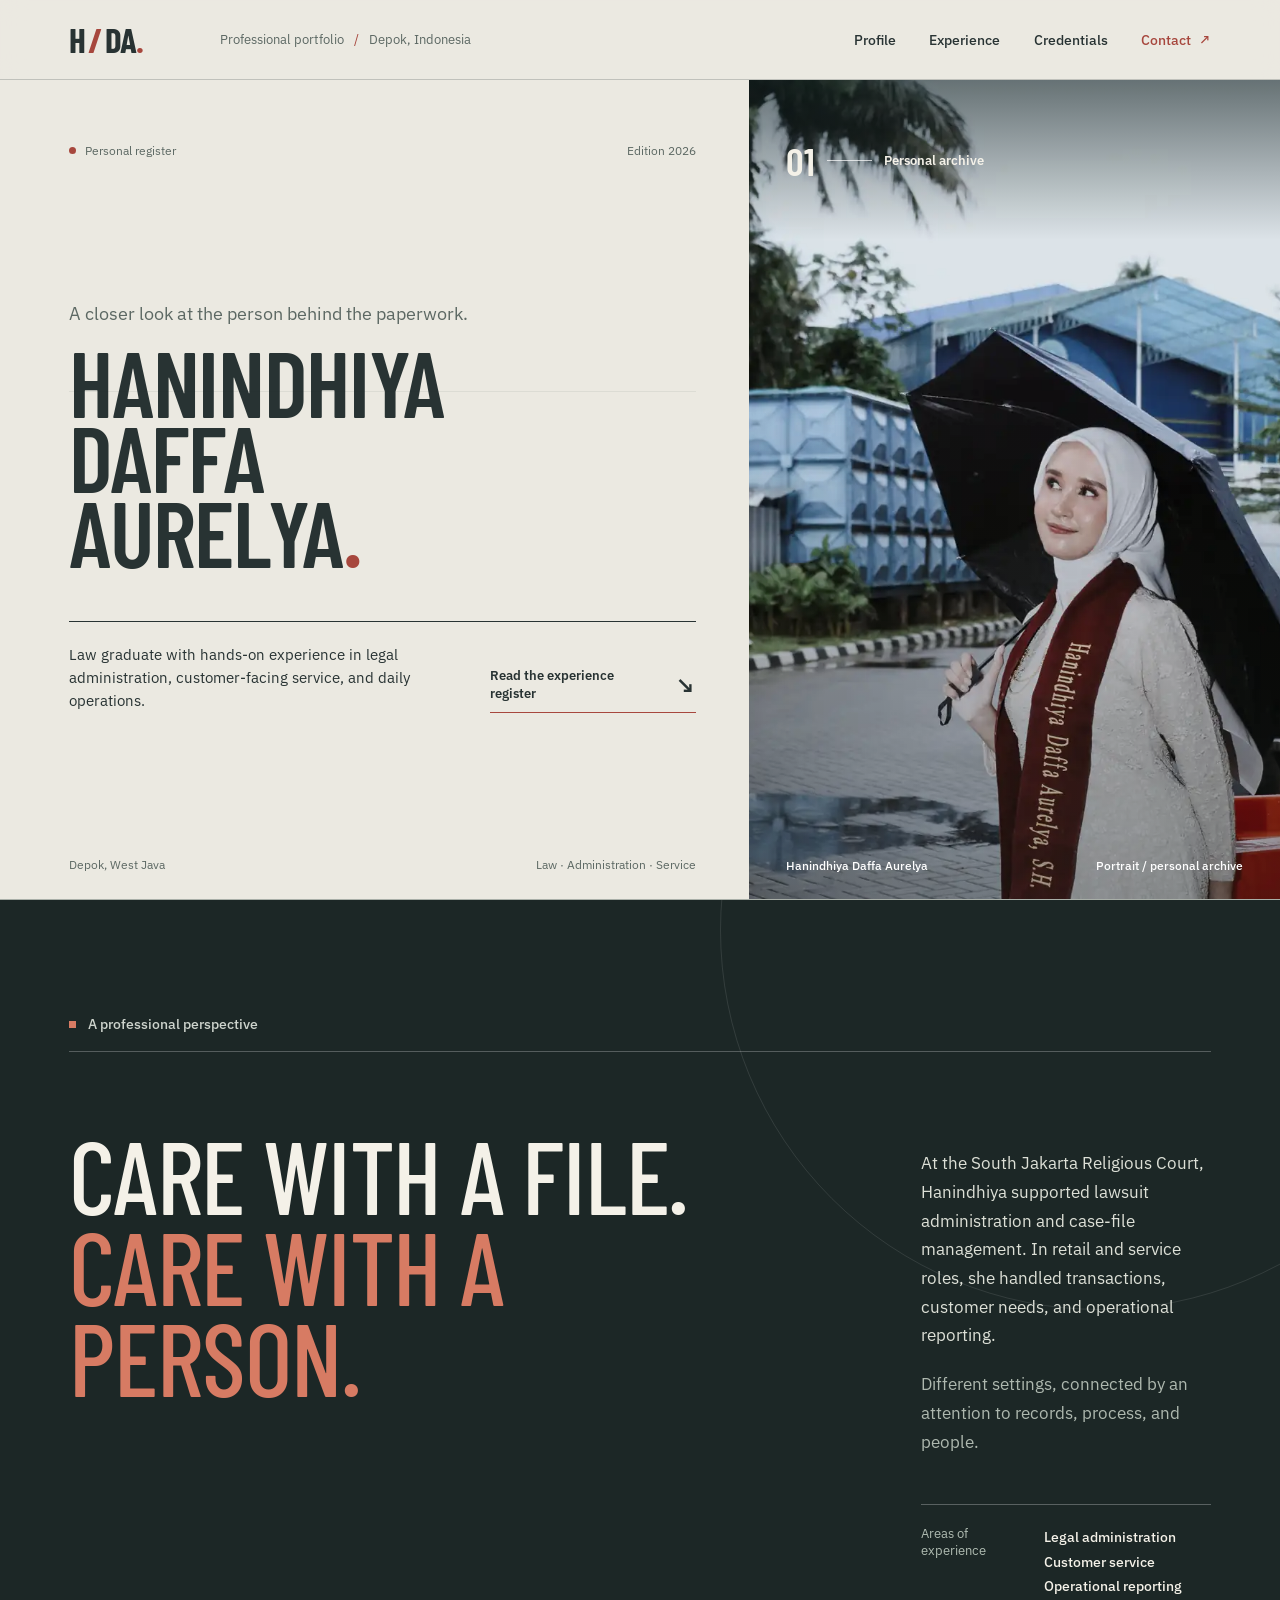
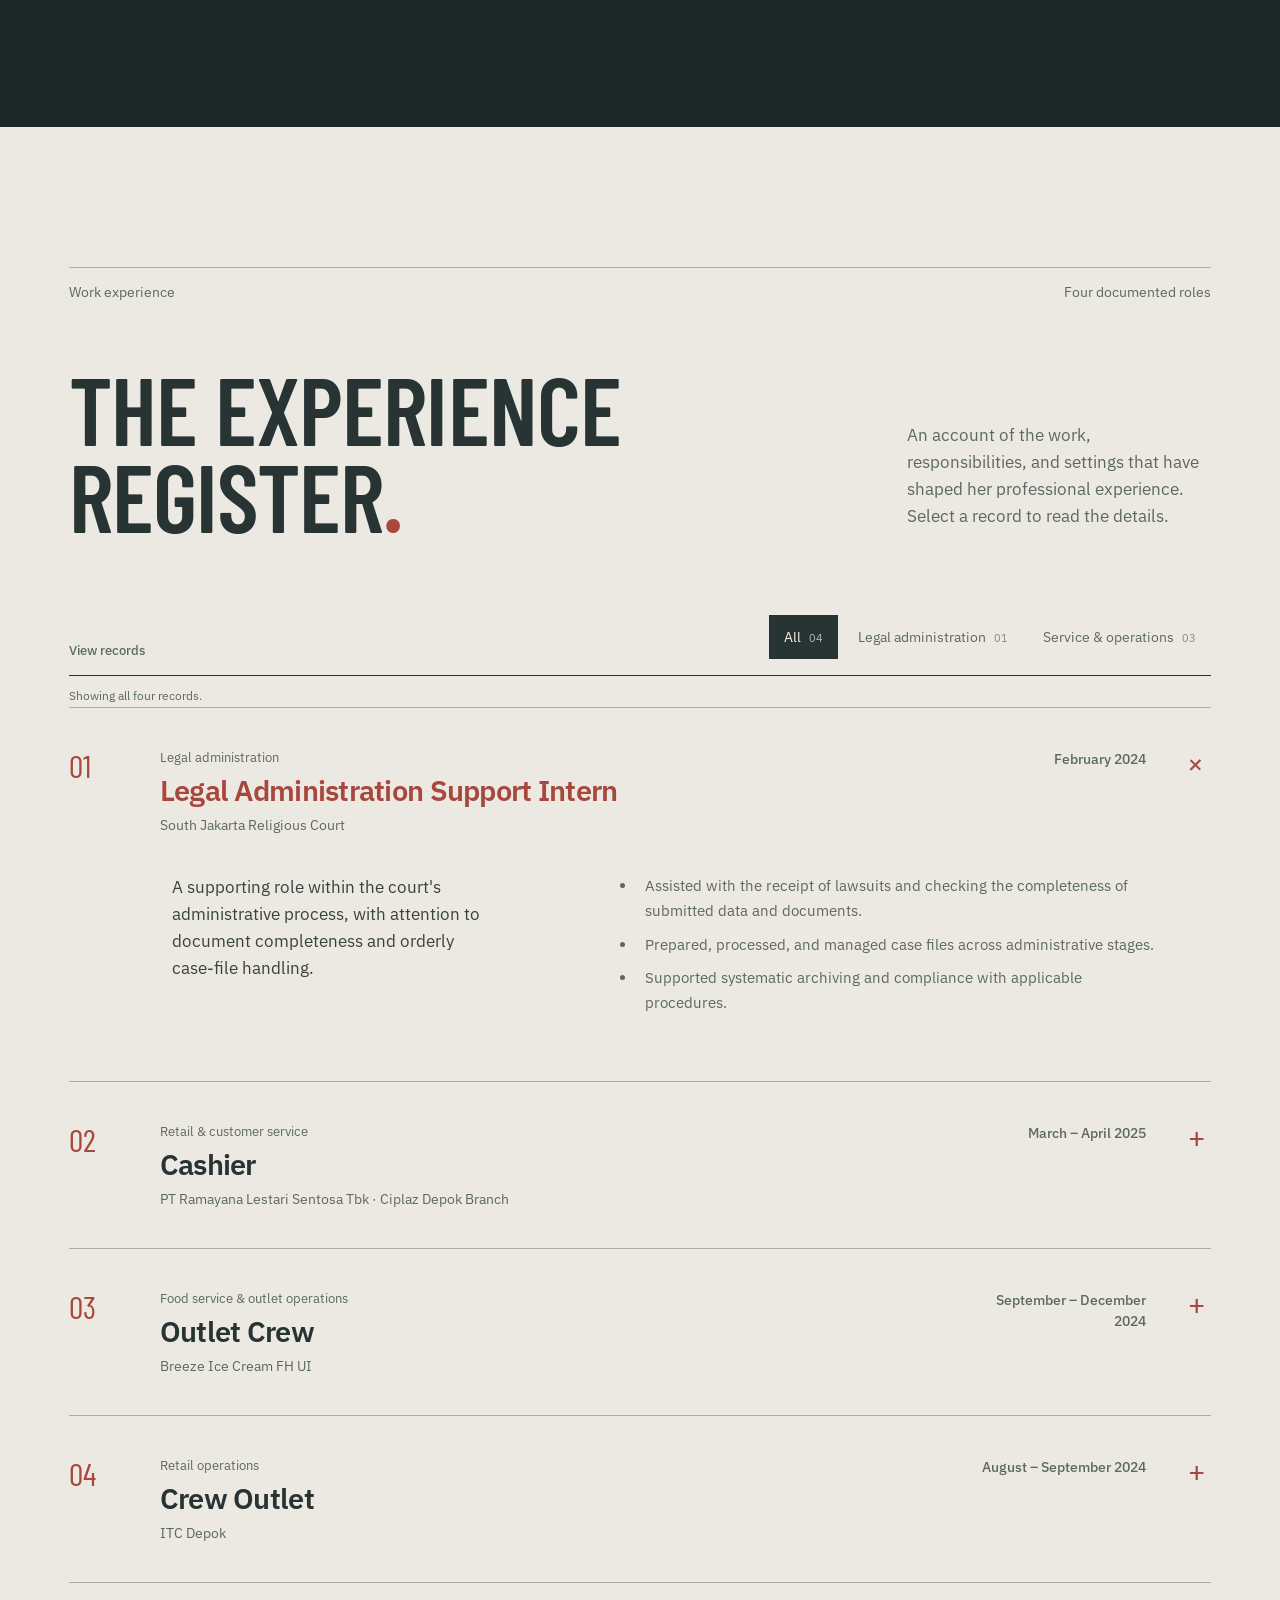
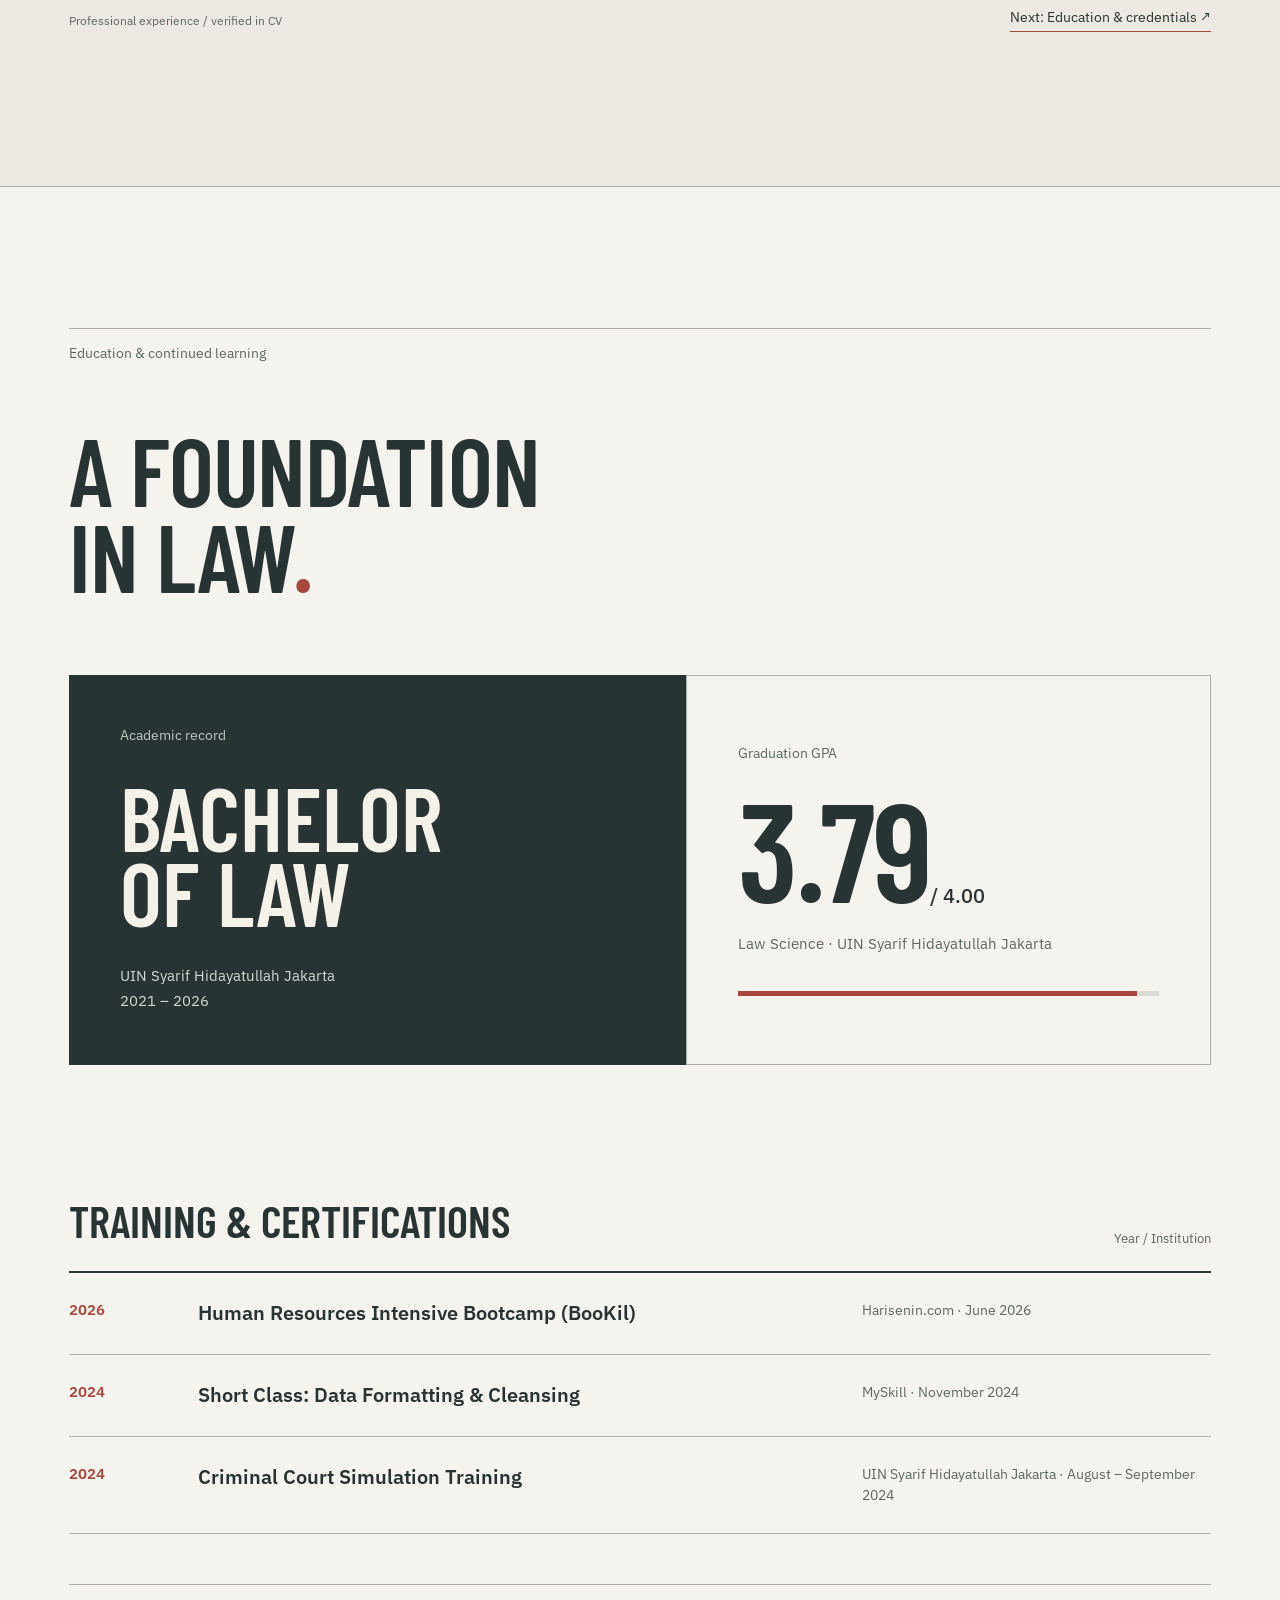
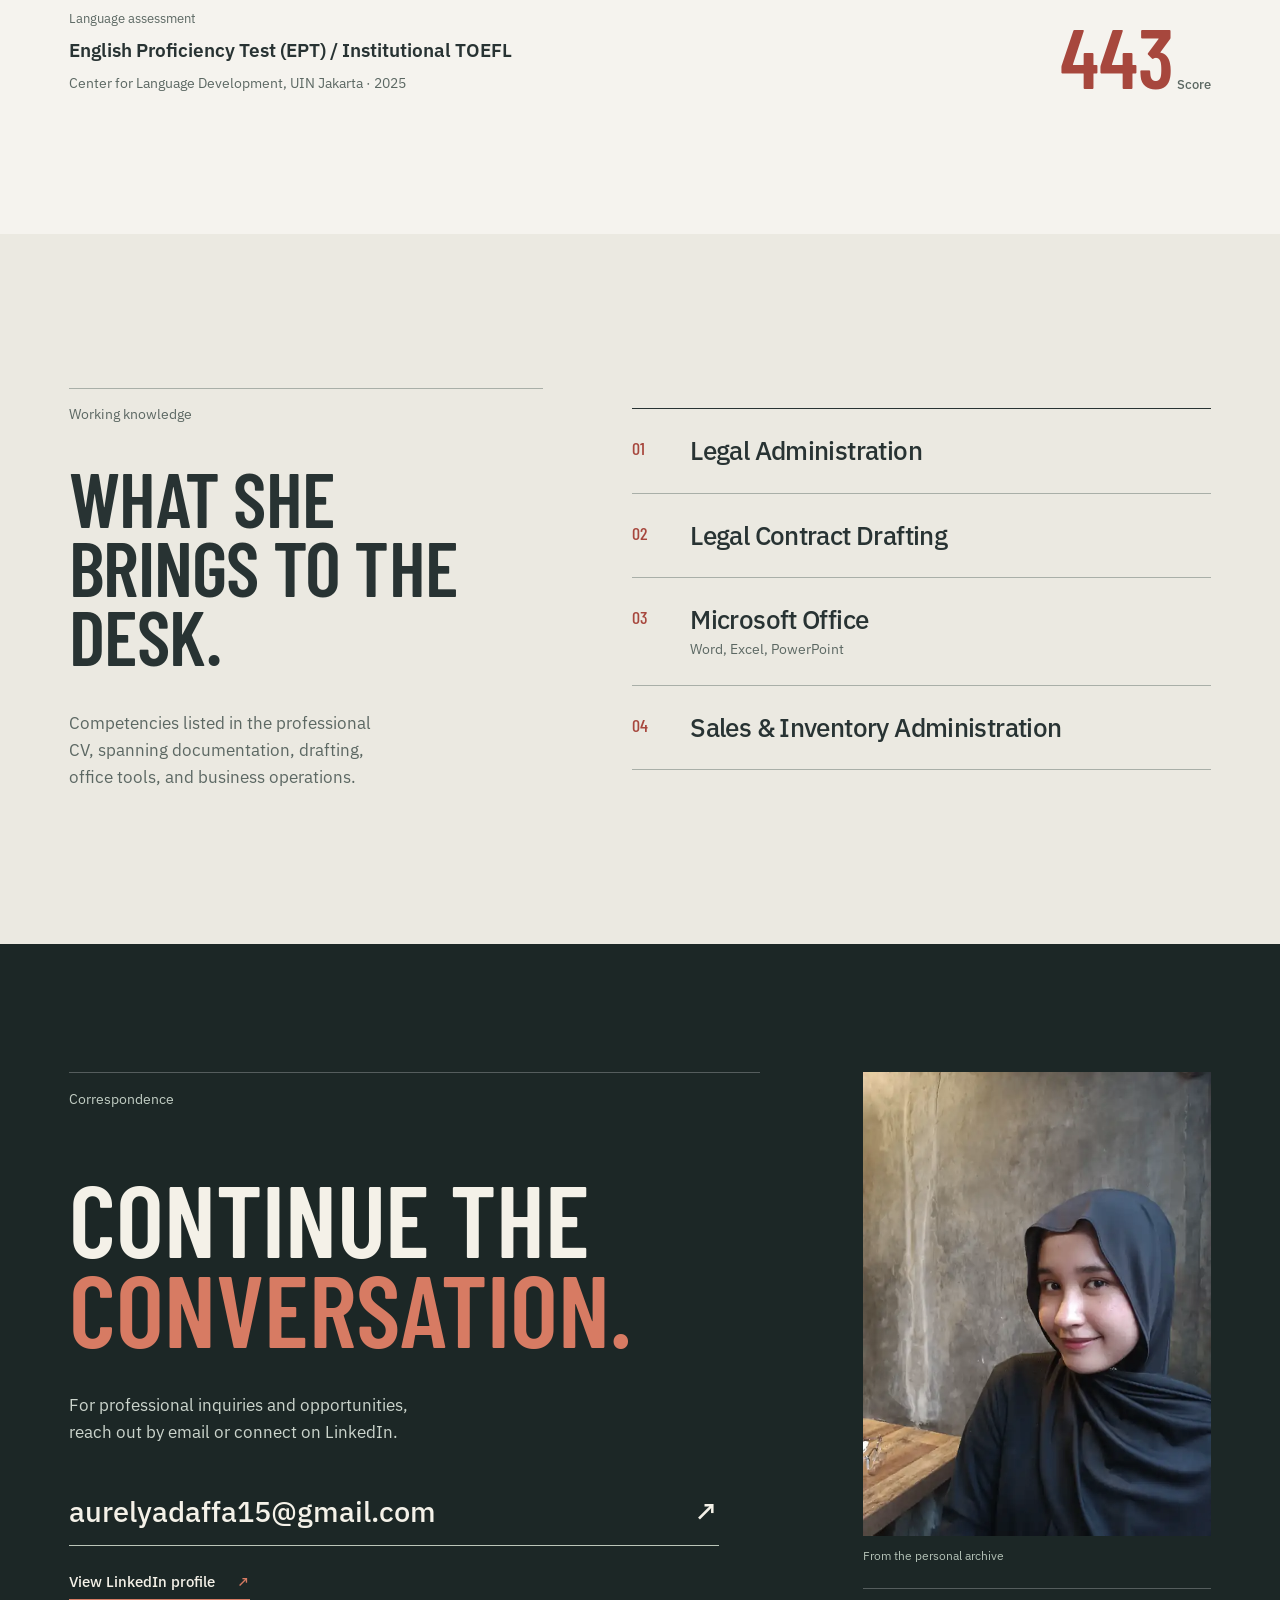
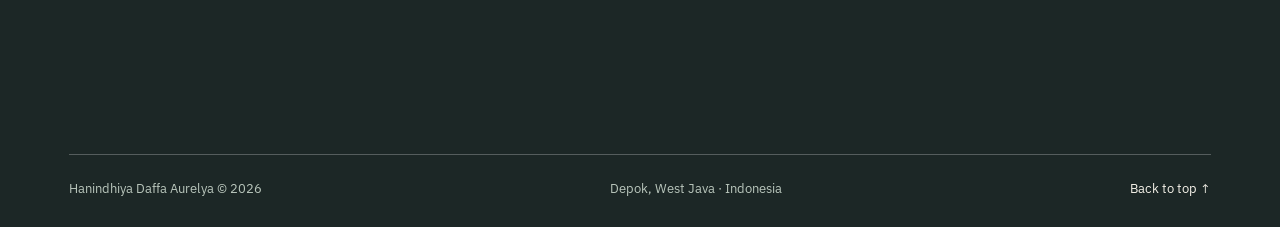
<file: index.html>
<!doctype html>
<html lang="en">
<head>
  <meta charset="utf-8">
  <meta name="viewport" content="width=device-width, initial-scale=1">
  <meta name="theme-color" content="#ebe9e1">
  <meta name="description" content="Hanindhiya Daffa Aurelya is a law graduate from UIN Syarif Hidayatullah Jakarta with experience in court administration, customer service, and operations.">
  <meta property="og:type" content="website">
  <meta property="og:title" content="Hanindhiya Daffa Aurelya — The Personal Register">
  <meta property="og:description" content="A professional record of legal administration, service and operations.">
  <meta property="og:image" content="assets/aurelya-portrait.webp">
  <title>Hanindhiya Daffa Aurelya — The Personal Register</title>
  <link rel="icon" type="image/svg+xml" href="assets/mark.svg">
  <link rel="preconnect" href="https://fonts.googleapis.com">
  <link rel="preconnect" href="https://fonts.gstatic.com" crossorigin>
  <link href="https://fonts.googleapis.com/css2?family=Barlow+Condensed:wght@500;600;700&family=IBM+Plex+Sans:wght@400;500;600;700&display=swap" rel="stylesheet">
  <link rel="preload" href="assets/aurelya-portrait.webp" as="image" type="image/webp">
  <link rel="stylesheet" href="styles.css">
  <script src="app.js" defer></script>
</head>
<body>
  <a class="skip-link" href="#main">Skip to main content</a>
  <div class="reading-track" aria-hidden="true"><span id="reading-progress"></span></div>
  <header class="site-header" id="top">
    <a class="brand" href="#top" aria-label="Hanindhiya Daffa Aurelya, home">H<span class="brand-divider">/</span>DA<span class="brand-period">.</span></a>
    <p class="header-note">Professional portfolio <span aria-hidden="true">/</span> Depok, Indonesia</p>
    <nav class="main-nav" id="main-nav" aria-label="Main navigation">
      <a href="#profile">Profile</a>
      <a href="#experience">Experience</a>
      <a href="#credentials">Credentials</a>
      <a class="nav-last" href="#contact">Contact <span aria-hidden="true">↗</span></a>
    </nav>
    <button class="menu-button" id="menu-button" type="button" aria-controls="main-nav" aria-expanded="false"><span class="menu-text">Menu</span><span class="menu-symbol" aria-hidden="true">☰</span></button>
  </header>
  <main id="main">
    <section class="hero" aria-labelledby="hero-name">
      <div class="hero-copy">
        <div class="hero-kicker"><span>Personal register</span><span>Edition 2026</span></div>
        <p class="hero-preface">A closer look at the person behind the paperwork.</p>
        <h1 id="hero-name"><span>Hanindhiya</span><span>Daffa</span><span>Aurelya<span class="name-dot">.</span></span></h1>
        <div class="hero-description">
          <p>Law graduate with hands-on experience in legal administration, customer-facing service, and daily operations.</p>
          <a class="direction-link" href="#experience"><span>Read the experience register</span><span class="direction-arrow" aria-hidden="true">↘</span></a>
        </div>
        <div class="hero-bottomline"><span>Depok, West Java</span><span>Law · Administration · Service</span></div>
      </div>
      <figure class="hero-portrait">
        <img src="assets/aurelya-portrait.webp" width="756" height="1140" alt="Hanindhiya Daffa Aurelya in graduation attire, standing outside with an umbrella" fetchpriority="high">
        <div class="portrait-marker" aria-hidden="true"><span>01</span><span class="marker-line"></span><span>Personal archive</span></div>
        <figcaption><span>Hanindhiya Daffa Aurelya</span><span>Portrait / personal archive</span></figcaption>
      </figure>
    </section>

    <section class="profile-band" id="profile" aria-labelledby="profile-heading">
      <div class="band-index"><span class="index-dot" aria-hidden="true"></span> A professional perspective</div>
      <div class="profile-grid">
        <h2 id="profile-heading">Care with a file.<br><em>Care with a person.</em></h2>
        <div class="profile-right">
          <p>At the South Jakarta Religious Court, Hanindhiya supported lawsuit administration and case-file management. In retail and service roles, she handled transactions, customer needs, and operational reporting.</p>
          <p>Different settings, connected by an attention to records, process, and people.</p>
          <div class="profile-signature"><span>Areas of experience</span><strong>Legal administration<br>Customer service<br>Operational reporting</strong></div>
        </div>
      </div>
    </section>

    <section class="experience section-wrap" id="experience" aria-labelledby="experience-heading">
      <div class="section-heading">
        <div class="section-top"><span>Work experience</span><span>Four documented roles</span></div>
        <div class="section-heading-grid"><h2 id="experience-heading">The experience<br>register<span class="heading-period">.</span></h2><p>An account of the work, responsibilities, and settings that have shaped her professional experience. Select a record to read the details.</p></div>
      </div>
      <div class="filter-wrap" role="group" aria-label="Filter work experience">
        <span class="filter-label">View records</span>
        <div class="filter-buttons">
          <button type="button" class="filter-button is-selected" data-filter="all" aria-pressed="true">All <small>04</small></button>
          <button type="button" class="filter-button" data-filter="legal" aria-pressed="false">Legal administration <small>01</small></button>
          <button type="button" class="filter-button" data-filter="service" aria-pressed="false">Service &amp; operations <small>03</small></button>
        </div>
      </div>
      <p class="filter-status" id="filter-status" aria-live="polite">Showing all four records.</p>
      <div class="register" id="work-register">
        <details class="record" data-category="legal" open>
          <summary><span class="record-number">01</span><span class="record-identity"><span class="record-sector">Legal administration</span><strong>Legal Administration Support Intern</strong><span class="record-place">South Jakarta Religious Court</span></span><span class="record-date">February 2024</span><span class="record-toggle" aria-hidden="true">+</span></summary>
          <div class="record-detail"><div class="record-detail-intro">A supporting role within the court's administrative process, with attention to document completeness and orderly case-file handling.</div><ul><li>Assisted with the receipt of lawsuits and checking the completeness of submitted data and documents.</li><li>Prepared, processed, and managed case files across administrative stages.</li><li>Supported systematic archiving and compliance with applicable procedures.</li></ul></div>
        </details>
        <details class="record" data-category="service">
          <summary><span class="record-number">02</span><span class="record-identity"><span class="record-sector">Retail &amp; customer service</span><strong>Cashier</strong><span class="record-place">PT Ramayana Lestari Sentosa Tbk · Ciplaz Depok Branch</span></span><span class="record-date">March – April 2025</span><span class="record-toggle" aria-hidden="true">+</span></summary>
          <div class="record-detail"><div class="record-detail-intro">Daily customer transactions and transaction records in a retail environment.</div><ul><li>Operated POS machines for cash, debit, and credit transactions.</li><li>Recorded daily sales transactions for reporting.</li><li>Delivered direct customer service during checkout.</li></ul></div>
        </details>
        <details class="record" data-category="service">
          <summary><span class="record-number">03</span><span class="record-identity"><span class="record-sector">Food service &amp; outlet operations</span><strong>Outlet Crew</strong><span class="record-place">Breeze Ice Cream FH UI</span></span><span class="record-date">September – December 2024</span><span class="record-toggle" aria-hidden="true">+</span></summary>
          <div class="record-detail"><div class="record-detail-intro">Front-of-house service combined with daily outlet administration.</div><ul><li>Served customers and responded to their needs.</li><li>Handled transactions, supported outlet operations, and prepared inventory and sales reports.</li><li>Maintained the outlet environment and worked with the service team.</li></ul></div>
        </details>
        <details class="record" data-category="service">
          <summary><span class="record-number">04</span><span class="record-identity"><span class="record-sector">Retail operations</span><strong>Crew Outlet</strong><span class="record-place">ITC Depok</span></span><span class="record-date">August – September 2024</span><span class="record-toggle" aria-hidden="true">+</span></summary>
          <div class="record-detail"><div class="record-detail-intro">Store-floor operations and support for customer transactions and daily reporting.</div><ul><li>Supported clothing-store operations and customer service.</li><li>Assisted sales transactions and shopping experience.</li><li>Compiled daily stock and sales reports.</li></ul></div>
        </details>
      </div>
      <div class="register-bottom"><span>Professional experience / verified in CV</span><a href="#credentials" class="underlined-link">Next: Education &amp; credentials <span aria-hidden="true">↗</span></a></div>
    </section>

    <section class="credentials" id="credentials" aria-labelledby="credentials-heading">
      <div class="credentials-head section-wrap"><span>Education &amp; continued learning</span><h2 id="credentials-heading">A foundation<br>in law<span class="heading-period">.</span></h2></div>
      <div class="education-grid section-wrap">
        <div class="education-statement"><span class="education-label">Academic record</span><strong class="education-degree">Bachelor<br>of Law</strong><p>UIN Syarif Hidayatullah Jakarta<br>2021 – 2026</p></div>
        <div class="education-score"><span class="score-top">Graduation GPA</span><strong>3.79<span>/ 4.00</span></strong><p>Law Science · UIN Syarif Hidayatullah Jakarta</p><div class="score-rule" aria-hidden="true"><span></span></div></div>
      </div>
      <div class="credentials-table section-wrap">
        <div class="credentials-table-head"><h3>Training &amp; certifications</h3><span>Year / Institution</span></div>
        <div class="credential-row"><span>2026</span><strong>Human Resources Intensive Bootcamp (BooKil)</strong><span>Harisenin.com · June 2026</span></div>
        <div class="credential-row"><span>2024</span><strong>Short Class: Data Formatting &amp; Cleansing</strong><span>MySkill · November 2024</span></div>
        <div class="credential-row"><span>2024</span><strong>Criminal Court Simulation Training</strong><span>UIN Syarif Hidayatullah Jakarta · August – September 2024</span></div>
        <div class="language-row"><div><span>Language assessment</span><strong>English Proficiency Test (EPT) / Institutional TOEFL</strong><p>Center for Language Development, UIN Jakarta · 2025</p></div><strong class="language-score">443<span> Score</span></strong></div>
      </div>
    </section>

    <section class="skills section-wrap" id="skills" aria-labelledby="skills-heading">
      <div class="skills-left"><span>Working knowledge</span><h2 id="skills-heading">What she<br>brings to the desk.</h2><p>Competencies listed in the professional CV, spanning documentation, drafting, office tools, and business operations.</p></div>
      <div class="skill-lines" aria-label="Skills listed in CV"><div><span>01</span>Legal Administration</div><div><span>02</span>Legal Contract Drafting</div><div><span>03</span>Microsoft Office <small>Word, Excel, PowerPoint</small></div><div><span>04</span>Sales &amp; Inventory Administration</div></div>
    </section>

    <footer class="contact" id="contact">
      <div class="contact-grid section-wrap">
        <div class="contact-main"><span class="contact-overline">Correspondence</span><h2>Continue the<br><span>conversation.</span></h2><p>For professional inquiries and opportunities, reach out by email or connect on LinkedIn.</p><a class="contact-email" href="mailto:aurelyadaffa15@gmail.com">aurelyadaffa15@gmail.com <span aria-hidden="true">↗</span></a><a class="contact-linkedin" href="https://www.linkedin.com/in/hanindhiya-daffa-aurelya" target="_blank" rel="noopener noreferrer">View LinkedIn profile <span aria-hidden="true">↗</span></a></div>
        <figure class="contact-portrait"><img src="assets/aurelya-candid.webp" loading="lazy" width="619" height="825" alt="Portrait of Hanindhiya Daffa Aurelya wearing a dark hijab, seated indoors"><figcaption>From the personal archive</figcaption></figure>
      </div>
      <div class="contact-bottom section-wrap"><span>Hanindhiya Daffa Aurelya © <span id="copyright-year">2026</span></span><span>Depok, West Java · Indonesia</span><a href="#top">Back to top ↑</a></div>
    </footer>
  </main>
</body>
</html>
</file>
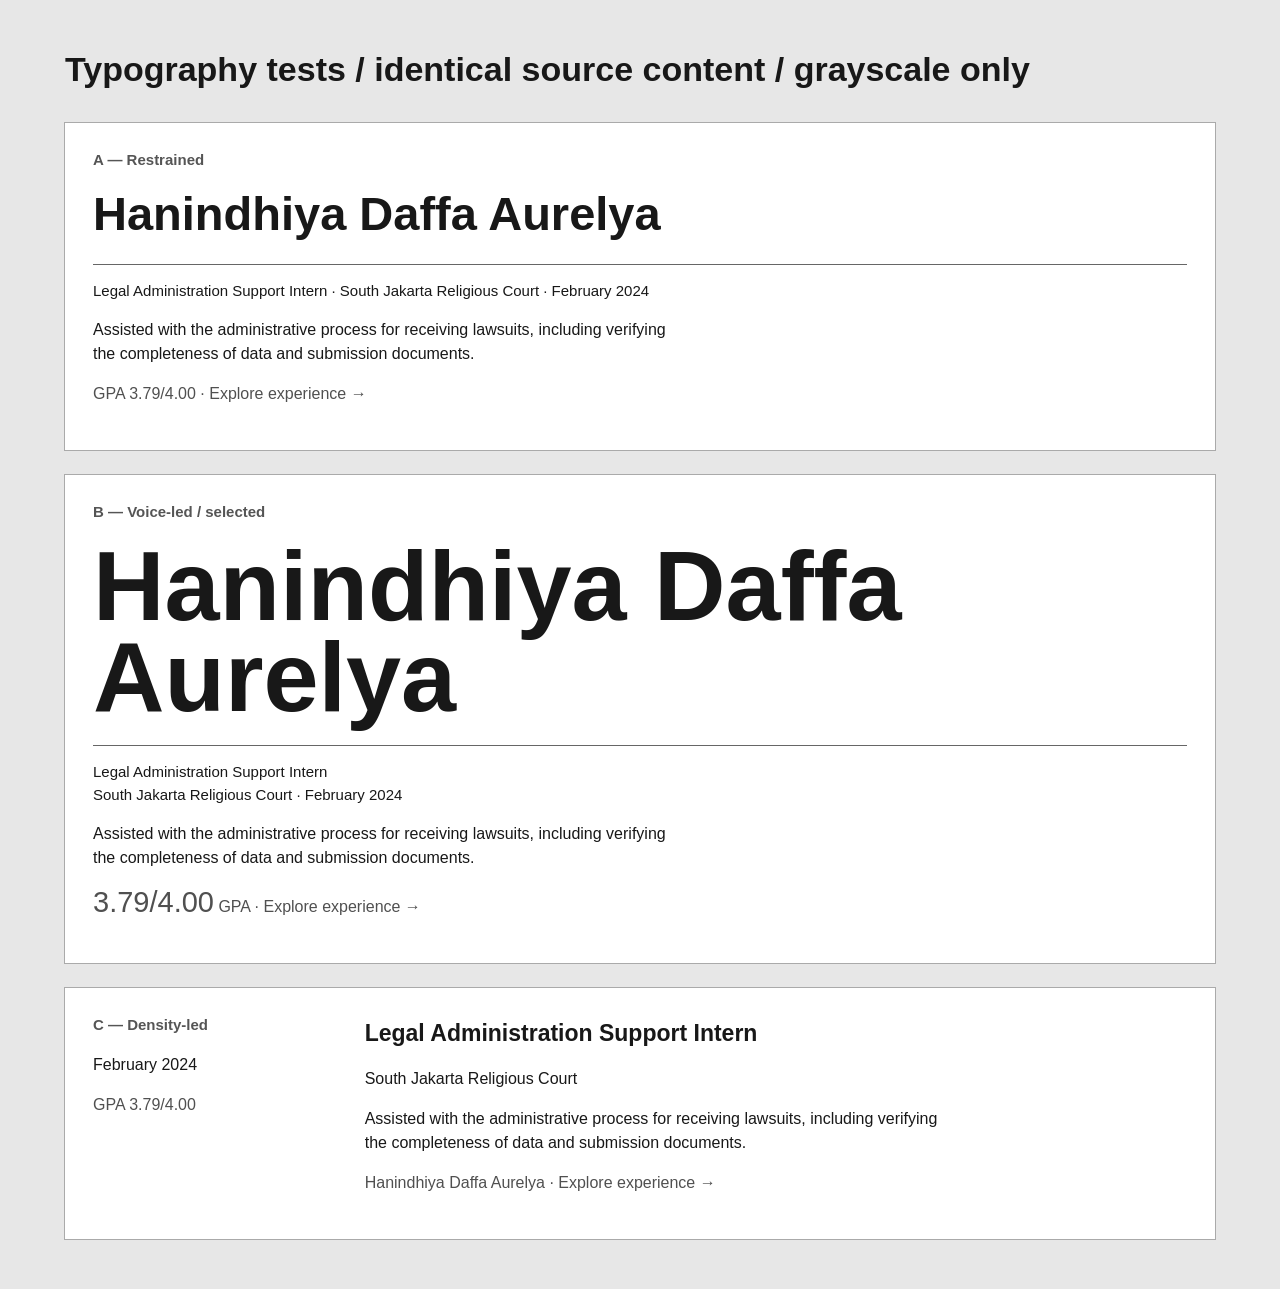
<file: design/type-specimens.html>
<!doctype html><html lang="en"><head><meta charset="utf-8"><meta name="viewport" content="width=device-width,initial-scale=1"><title>Grayscale type experiments — Aurelya</title><style>*,*:before,*:after{box-sizing:border-box}body{margin:0;background:#e7e7e7;color:#181818;font:16px/1.5 Arial,sans-serif}main{width:min(1150px,92%);margin:50px auto}h1{font:600 34px/1.12 Arial,sans-serif;margin-bottom:35px}section{padding:28px;background:#fff;margin:25px 0;box-shadow:0 0 0 1px #aaa}h2{font:600 15px Arial;margin:0 0 20px;color:#555}p{max-width:65ch}.grid{display:grid;grid-template-columns:1fr 1fr;gap:30px}.a strong{font:600 clamp(28px,5vw,47px)/1.12 Arial}.b strong{font:700 clamp(53px,9vw,99px)/.92 'Arial Narrow',Impact,sans-serif;display:block;max-width:15ch}.c{display:grid;grid-template-columns:.3fr 1fr;gap:25px}.c strong{font-size:23px}.detail{border-top:1px solid #666;margin-top:23px;padding-top:15px;font-size:15px}.meta{color:#505050}.number{font:500 29px 'Arial Narrow',Impact,sans-serif}@media(max-width:650px){.grid,.c{display:block}section{padding:22px}.b strong{font-size:clamp(45px,13vw,76px)}} </style></head><body><main><h1>Typography tests / identical source content / grayscale only</h1><section class="a"><h2>A — Restrained</h2><strong>Hanindhiya Daffa Aurelya</strong><div class="detail">Legal Administration Support Intern · South Jakarta Religious Court · February 2024</div><p>Assisted with the administrative process for receiving lawsuits, including verifying the completeness of data and submission documents.</p><p class="meta">GPA 3.79/4.00 · Explore experience →</p></section><section class="b"><h2>B — Voice-led / selected</h2><strong>Hanindhiya Daffa Aurelya</strong><div class="detail">Legal Administration Support Intern<br>South Jakarta Religious Court · February 2024</div><p>Assisted with the administrative process for receiving lawsuits, including verifying the completeness of data and submission documents.</p><p class="meta"><span class="number">3.79/4.00</span> GPA · Explore experience →</p></section><section class="c"><div><h2>C — Density-led</h2><p>February 2024</p><p class="meta">GPA 3.79/4.00</p></div><div><strong>Legal Administration Support Intern</strong><p>South Jakarta Religious Court</p><p>Assisted with the administrative process for receiving lawsuits, including verifying the completeness of data and submission documents.</p><p class="meta">Hanindhiya Daffa Aurelya · Explore experience →</p></div></section></main></body></html>
</file>
<file: styles.css>
:root{--paper:#ebe9e1;--paper2:#f5f3ee;--ink:#283333;--ink2:#39423f;--muted:#5c6863;--line:#a9afa8;--red:#a7473d;--dark:#1c2726;--light:#f4f1e8;--gutter:clamp(21px,5.4vw,96px);--sans:'IBM Plex Sans',Arial,Helvetica,sans-serif;--condensed:'Barlow Condensed','Liberation Sans Narrow','Nimbus Sans Narrow','Arial Narrow',Impact,sans-serif}
*,*:before,*:after{box-sizing:border-box}html{scroll-behavior:smooth;scroll-padding-top:88px}body{margin:0;min-width:320px;background:var(--paper);color:var(--ink);font-family:var(--sans);font-size:16px;-webkit-font-smoothing:antialiased}a{color:inherit;text-decoration:none}img{max-width:100%;display:block}button{font:inherit;cursor:pointer}button:focus-visible,a:focus-visible,summary:focus-visible{outline:3px solid var(--red);outline-offset:5px}::selection{color:#fff;background:var(--red)}h1,h2,h3,p,figure{margin:0}h1,h2,h3{font-weight:inherit}.section-wrap{width:min(100% - 2*var(--gutter),1510px);margin-inline:auto}.skip-link{position:fixed;z-index:300;top:-99px;left:12px;background:var(--ink);color:#fff;padding:14px 20px}.skip-link:focus{top:12px}.reading-track{position:fixed;z-index:1000;top:0;left:0;right:0;height:3px;pointer-events:none}.reading-track span{display:block;background:var(--red);width:100%;height:100%;transform:scaleX(0);transform-origin:left;will-change:transform}
.site-header{height:80px;display:flex;justify-content:space-between;align-items:center;gap:25px;padding:0 var(--gutter);border-bottom:1px solid rgba(40,51,51,.22);background:rgba(235,233,225,.96);position:sticky;top:0;z-index:101;backdrop-filter:blur(12px)}.brand{font-family:var(--condensed);font-size:35px;font-weight:700;letter-spacing:-.02em;line-height:1;white-space:nowrap}.brand-divider{color:var(--red);margin:0 .07em}.brand-period{color:var(--red)}.header-note{margin-right:auto;margin-left:clamp(12px,4vw,84px);font-size:13px;color:var(--muted)}.header-note span{padding:0 7px;color:var(--red)}.main-nav{display:flex;align-items:center;gap:clamp(16px,2.6vw,45px)}.main-nav a{font-size:14px;font-weight:500;position:relative;padding:12px 0;white-space:nowrap}.main-nav a:after{content:"";position:absolute;height:1px;bottom:6px;left:0;right:100%;background:var(--red);transition:right .25s}.main-nav a:hover:after,.main-nav a:focus-visible:after{right:0}.main-nav .nav-last{color:var(--red)}.main-nav .nav-last span{padding-left:5px}.menu-button{display:none;background:none;border:0;color:var(--ink);padding:13px;align-items:center;gap:12px;font-weight:600}.menu-symbol{font-size:21px;line-height:1}
.hero{display:grid;grid-template-columns:minmax(0,1.17fr) minmax(0,.83fr);min-height:min(830px,calc(100svh - 80px));border-bottom:1px solid var(--line)}.hero-copy{padding:clamp(32px,4.9vw,82px) clamp(20px,4.1vw,72px) 27px var(--gutter);display:flex;flex-direction:column;min-width:0;position:relative}.hero-copy:before{content:"";position:absolute;z-index:0;left:var(--gutter);right:clamp(20px,4.1vw,72px);top:38%;border-top:1px solid rgba(40,51,51,.07);pointer-events:none}.hero-kicker,.hero-bottomline{display:flex;justify-content:space-between;gap:20px;font-size:12px;color:var(--muted)}.hero-kicker span:first-child:before{content:"";display:inline-block;width:7px;height:7px;background:var(--red);border-radius:50%;margin-right:9px;vertical-align:1px}.hero-preface{margin-top:auto;font-size:clamp(14px,1.4vw,19px);font-weight:400;color:var(--muted);padding-top:40px;margin-bottom:19px}.hero h1{font-family:var(--condensed);font-weight:600;font-size:clamp(4.3rem,9.2vw,11rem);line-height:.81;letter-spacing:-.014em;text-transform:uppercase;max-width:100%;overflow-wrap:normal}.hero h1 span{display:block}.hero h1 .name-dot{display:inline;color:var(--red)}.hero-description{display:grid;grid-template-columns:minmax(0,1.3fr) minmax(0,.7fr);gap:clamp(20px,2.9vw,50px);align-items:end;border-top:1px solid var(--ink);margin-top:clamp(30px,4vw,65px);padding-top:22px}.hero-description p{font-size:clamp(15px,1.16vw,18px);line-height:1.53;max-width:39ch}.direction-link{justify-self:end;display:flex;align-items:center;gap:16px;font-size:13px;font-weight:600;border-bottom:1px solid var(--red);padding:0 0 8px;line-height:1.4;transition:color .2s}.direction-link:hover{color:var(--red)}.direction-arrow{font-size:24px;line-height:1}.hero-bottomline{margin-top:auto;padding-top:40px}.hero-portrait{position:relative;min-height:590px;overflow:hidden;background:#b7bec0}.hero-portrait:after{content:"";position:absolute;inset:40% 0 0;background:linear-gradient(transparent,rgba(20,30,30,.34));pointer-events:none}.hero-portrait>img{width:100%;height:100%;object-fit:cover;object-position:center 33%;position:absolute;inset:0;filter:saturate(.79) contrast(1.03)}.portrait-marker{position:absolute;z-index:2;top:7%;left:7%;right:7%;display:flex;align-items:center;gap:12px;font-family:var(--sans);font-size:13px;color:var(--light);font-weight:600}.portrait-marker>span:first-child{font-size:39px;font-family:var(--condensed);font-weight:600}.marker-line{display:block;height:1px;background:rgba(255,255,255,.7);width:45px}.hero-portrait figcaption{position:absolute;z-index:2;bottom:26px;left:7%;right:7%;display:flex;justify-content:space-between;gap:15px;font-size:12px;color:#fff;font-weight:500}
.profile-band{background:var(--dark);color:var(--light);padding:clamp(85px,9vw,155px) var(--gutter) clamp(85px,10vw,165px);position:relative;overflow:hidden}.profile-band:before{content:"";position:absolute;right:-200px;top:-350px;border:1px solid rgba(255,255,255,.1);width:760px;height:760px;border-radius:50%;pointer-events:none}.band-index{display:flex;align-items:center;gap:12px;color:#ced4cd;font-size:14px;font-weight:500;padding-bottom:18px;border-bottom:1px solid rgba(255,255,255,.25)}.index-dot{width:7px;height:7px;background:#d77b63}.profile-grid{margin-top:clamp(45px,6vw,96px);display:grid;grid-template-columns:minmax(0,1.5fr) minmax(290px,.5fr);gap:clamp(35px,7vw,136px);align-items:start}.profile-grid h2{font-family:var(--condensed);font-weight:500;font-size:clamp(4.5rem,8vw,9.8rem);line-height:.89;letter-spacing:-.012em;max-width:14ch;text-transform:uppercase}.profile-grid h2 em{font-style:normal;color:#d77b63}.profile-right{padding-top:clamp(4px,1.6vw,35px)}.profile-right p{color:#dde0d7;font-size:clamp(16px,1.35vw,20px);line-height:1.66;margin-bottom:20px;max-width:43ch}.profile-right p:nth-child(2){color:#aeb8af}.profile-signature{border-top:1px solid rgba(255,255,255,.27);margin-top:48px;padding-top:20px;display:grid;grid-template-columns:1fr 1.5fr;gap:12px}.profile-signature>span{font-size:13px;color:#b0bcb2}.profile-signature strong{font-weight:500;line-height:1.75;font-size:14px}
.experience{padding-top:clamp(90px,11vw,180px);padding-bottom:clamp(105px,12vw,195px)}.section-top{border-top:1px solid var(--line);padding-top:15px;display:flex;justify-content:space-between;gap:22px;font-size:14px;color:var(--muted)}.section-heading-grid{display:grid;grid-template-columns:minmax(0,1.25fr) minmax(260px,.5fr);align-items:end;gap:6vw;margin:clamp(40px,5vw,85px) 0 clamp(55px,6vw,95px)}.section-heading-grid h2,.credentials-head h2,.skills h2{font-family:var(--condensed);font-weight:600;text-transform:uppercase;letter-spacing:-.01em;line-height:.9;font-size:clamp(4.4rem,7.5vw,9.5rem)}.heading-period{color:var(--red)}.section-heading-grid p{line-height:1.62;font-size:clamp(16px,1.3vw,19px);max-width:32ch;color:var(--muted);padding-bottom:8px}.filter-wrap{display:flex;justify-content:space-between;align-items:flex-end;gap:22px;border-bottom:1px solid var(--ink);padding-bottom:16px}.filter-label{font-size:13px;color:var(--muted);font-weight:500;white-space:nowrap}.filter-buttons{display:flex;align-items:center;gap:5px;flex-wrap:wrap}.filter-button{border:1px solid transparent;border-radius:0;color:var(--muted);background:transparent;padding:12px 14px;font-size:14px;transition:color .2s,border-color .2s,background .2s}.filter-button:hover{color:var(--ink)}.filter-button.is-selected{border-color:var(--ink);color:var(--light);background:var(--ink)}.filter-button small{font-size:11px;margin-left:5px;opacity:.72}.filter-status{font-size:12px;color:var(--muted);margin:12px 0 4px}.register{border-top:1px solid var(--line)}.record{border-bottom:1px solid var(--line)}.record[hidden]{display:none}.record summary{cursor:pointer;display:grid;grid-template-columns:65px minmax(0,1fr) 170px 33px;align-items:start;gap:clamp(11px,2vw,35px);padding:clamp(26px,3.2vw,52px) 6px clamp(28px,3vw,48px) 0;list-style:none;transition:background .25s}.record summary::-webkit-details-marker{display:none}.record summary:hover .record-identity strong,.record[open] .record-identity strong{color:var(--red)}.record-number{font-family:var(--condensed);font-size:32px;color:var(--red);line-height:1}.record-identity{display:flex;flex-direction:column;gap:7px;min-width:0}.record-sector{font-size:13px;color:var(--muted)}.record-identity strong{font-weight:600;font-size:clamp(20px,2.25vw,33px);line-height:1.2;letter-spacing:-.025em;transition:color .2s}.record-place{font-size:clamp(14px,1.1vw,16px);color:var(--muted);line-height:1.5}.record-date{font-size:14px;font-weight:500;line-height:1.5;color:var(--muted);text-align:right}.record-toggle{font:400 29px/1 var(--sans);justify-self:end;color:var(--red);transition:transform .25s}.record[open] .record-toggle{transform:rotate(45deg)}.record-detail{margin:0 45px clamp(26px,4.4vw,63px) clamp(76px,8vw,130px);display:grid;grid-template-columns:minmax(0,.7fr) minmax(0,1fr);gap:clamp(30px,5vw,90px);max-width:1100px}.record-detail-intro{font-size:clamp(16px,1.32vw,20px);line-height:1.6;color:var(--ink2);max-width:32ch}.record-detail ul{margin:0;padding-left:18px;font-size:clamp(15px,1.1vw,17px);line-height:1.65;color:var(--muted)}.record-detail li{padding-left:8px;margin-bottom:9px}.register-bottom{display:flex;justify-content:space-between;gap:20px;align-items:center;padding-top:25px;font-size:12px;color:var(--muted)}.underlined-link{font-size:14px;border-bottom:1px solid var(--red);color:var(--ink);padding-bottom:5px}.underlined-link:hover{color:var(--red)}
.credentials{background:var(--paper2);padding:clamp(90px,11vw,175px) 0 clamp(105px,11vw,185px);border-top:1px solid var(--line)}.credentials-head>span{display:block;border-top:1px solid var(--line);padding-top:15px;font-size:14px;color:var(--muted)}.credentials-head h2{margin:clamp(40px,5vw,72px) 0 clamp(50px,6vw,100px)}.education-grid{display:grid;grid-template-columns:1.08fr .92fr;min-height:390px}.education-statement{background:var(--ink);padding:clamp(28px,4vw,65px);color:var(--light);display:flex;flex-direction:column;justify-content:space-between;gap:35px}.education-label{color:#c0c9bc;font-size:14px}.education-degree{font-family:var(--condensed);font-size:clamp(4.7rem,7vw,9rem);text-transform:uppercase;font-weight:600;line-height:.83}.education-statement p{line-height:1.7;font-size:15px;color:#d2d9d1}.education-score{border:1px solid var(--line);padding:clamp(28px,4vw,65px);display:flex;flex-direction:column;justify-content:center;min-width:0}.score-top{font-size:14px;color:var(--muted);margin-bottom:25px}.education-score>strong{font-family:var(--condensed);font-weight:600;font-size:clamp(6.8rem,11vw,14rem);line-height:.85;white-space:nowrap;letter-spacing:-.015em}.education-score>strong span{font-family:var(--sans);font-size:clamp(16px,1.6vw,24px);font-weight:500;letter-spacing:0}.education-score>p{margin-top:25px;font-size:15px;color:var(--muted);line-height:1.55}.score-rule{height:5px;background:#d9dcd6;margin-top:36px}.score-rule span{display:block;height:100%;background:var(--red);width:94.75%}.credentials-table{margin-top:clamp(85px,10vw,150px)}.credentials-table-head{display:flex;justify-content:space-between;align-items:end;gap:20px;padding-bottom:24px;border-bottom:2px solid var(--ink)}.credentials-table-head h3{font-family:var(--condensed);font-weight:600;font-size:clamp(2rem,3.5vw,3.8rem);text-transform:uppercase}.credentials-table-head span{font-size:13px;color:var(--muted)}.credential-row{display:grid;grid-template-columns:105px minmax(0,1.1fr) minmax(0,.6fr);gap:24px;align-items:start;padding:27px 0;border-bottom:1px solid var(--line)}.credential-row>span:first-child{font-size:15px;color:var(--red);font-weight:600}.credential-row strong{font-size:clamp(17px,1.55vw,22px);line-height:1.35;font-weight:600}.credential-row>span:last-child{font-size:14px;line-height:1.5;color:var(--muted)}.language-row{margin-top:50px;padding-top:25px;display:flex;justify-content:space-between;gap:25px;border-top:1px solid var(--line);align-items:end}.language-row>div>span{color:var(--muted);font-size:13px;display:block;margin-bottom:10px}.language-row>div>strong{font-weight:600;font-size:clamp(16px,1.5vw,22px);line-height:1.4;display:block}.language-row p{margin-top:9px;color:var(--muted);font-size:14px;line-height:1.5}.language-score{font-family:var(--condensed);font-weight:600;font-size:clamp(4rem,6.6vw,7.8rem);white-space:nowrap;line-height:.9;color:var(--red)}.language-score span{font:500 13px var(--sans);color:var(--muted)}
.skills{display:grid;grid-template-columns:minmax(0,.9fr) minmax(0,1.1fr);gap:clamp(50px,7vw,125px);padding-top:clamp(100px,12vw,200px);padding-bottom:clamp(100px,12vw,210px)}.skills-left>span{display:block;font-size:14px;color:var(--muted);padding-top:16px;border-top:1px solid var(--line)}.skills h2{font-size:clamp(3.8rem,6vw,7.4rem);margin:40px 0}.skills-left p{font-size:clamp(16px,1.3vw,19px);color:var(--muted);line-height:1.6;max-width:32ch}.skill-lines{align-self:center;border-top:1px solid var(--ink)}.skill-lines>div{font-size:clamp(17px,2vw,27px);font-weight:500;letter-spacing:-.024em;padding:24px 0;border-bottom:1px solid var(--line);display:grid;grid-template-columns:43px 1fr;column-gap:15px;line-height:1.4}.skill-lines>div>span{color:var(--red);font:500 18px var(--condensed);padding-top:4px}.skill-lines small{grid-column:2;font:400 14px/1.6 var(--sans);color:var(--muted);letter-spacing:0}
.contact{background:var(--dark);color:var(--light);padding:clamp(80px,10vw,180px) 0 30px}.contact-grid{display:grid;grid-template-columns:minmax(0,1.33fr) minmax(250px,.67fr);align-items:start;gap:clamp(50px,8vw,135px)}.contact-overline{display:block;font-size:14px;color:#c2cec4;border-top:1px solid rgba(255,255,255,.25);padding-top:17px}.contact h2{font-family:var(--condensed);font-size:clamp(4.5rem,8vw,10rem);font-weight:600;line-height:.88;text-transform:uppercase;margin:clamp(45px,5vw,85px) 0 40px;max-width:12ch}.contact h2 span{color:#d77b63}.contact-main>p{font-size:clamp(16px,1.3vw,19px);line-height:1.65;color:#cbd4cc;max-width:36ch;margin-bottom:45px}.contact-email{display:flex;align-items:center;justify-content:space-between;gap:18px;max-width:650px;border-bottom:1px solid #bbc6b9;padding-bottom:15px;font-size:clamp(17px,2.25vw,31px);font-weight:500;overflow-wrap:anywhere;transition:color .25s}.contact-email:hover,.contact-linkedin:hover{color:#e99176}.contact-email span{font-size:29px;flex:none}.contact-linkedin{display:inline-flex;align-items:center;gap:22px;margin-top:26px;padding-bottom:8px;border-bottom:1px solid #d77b63;font-weight:500;font-size:15px}.contact-linkedin span{color:#d77b63}.contact-portrait{position:relative;min-width:0;padding-bottom:25px;border-bottom:1px solid rgba(255,255,255,.25)}.contact-portrait img{width:100%;height:auto;aspect-ratio:3/4;object-fit:cover;object-position:center 30%;filter:saturate(.65)}.contact-portrait figcaption{margin-top:12px;font-size:12px;color:#b3c1b6}.contact-bottom{margin-top:clamp(110px,12vw,195px);padding-top:25px;border-top:1px solid rgba(255,255,255,.25);display:flex;justify-content:space-between;gap:25px;flex-wrap:wrap;font-size:13px;color:#b9c6bc}.contact-bottom a{color:var(--light)}.contact-bottom a:hover{color:#d77b63}
@media(max-width:1190px){.header-note{display:none}.hero{grid-template-columns:1.1fr .9fr}.hero h1{font-size:clamp(4.1rem,9.4vw,9.5rem)}.hero-description{grid-template-columns:1fr}.direction-link{justify-self:start}.profile-grid{grid-template-columns:1.25fr .75fr}.profile-grid h2{font-size:clamp(4.5rem,7vw,8rem)}}
@media(max-width:820px){.site-header{height:70px}.main-nav{gap:20px}.hero{min-height:0}.hero-copy{padding-top:33px}.hero h1{font-size:clamp(3.9rem,9vw,6.8rem)}.hero-portrait{min-height:580px}.hero-description p{max-width:30ch}.profile-grid{grid-template-columns:1fr;gap:45px}.profile-grid h2{max-width:none}.profile-right{display:grid;grid-template-columns:1fr 1fr;gap:25px}.profile-signature{margin-top:0}.section-heading-grid{grid-template-columns:1fr}.section-heading-grid p{max-width:54ch}.education-grid{min-height:310px}.education-degree{font-size:clamp(4rem,9vw,6.5rem)}.education-score>strong{font-size:clamp(5.5rem,11vw,8rem)}.skills{grid-template-columns:1fr}.skills h2{margin:32px 0}.skills-left p{max-width:55ch}.contact-grid{grid-template-columns:minmax(0,1fr) minmax(180px,.55fr);gap:30px}.contact h2{font-size:clamp(4rem,8vw,7rem)}}
@media(max-width:700px){:root{--gutter:22px}.site-header{height:66px}.main-nav{display:none;position:absolute;left:0;right:0;top:66px;background:var(--paper2);padding:10px var(--gutter) 25px;border-bottom:1px solid var(--ink);box-shadow:0 22px 33px rgba(20,25,20,.13);flex-direction:column;align-items:stretch;gap:0}.main-nav.is-open{display:flex}.main-nav a{padding:15px 0;font-size:17px;border-bottom:1px solid var(--line)}.main-nav a:after{display:none}.menu-button{display:flex}.hero{grid-template-columns:1fr}.hero-copy{min-height:625px;padding:31px var(--gutter) 27px}.hero h1{font-size:clamp(5.3rem,17vw,9.9rem)}.hero-preface{margin-top:70px;margin-bottom:16px}.hero-description{grid-template-columns:1fr 1fr;gap:20px;margin-top:36px}.hero-description p{font-size:15px}.direction-link{font-size:12px;align-self:end}.hero-bottomline{padding-top:38px}.hero-portrait{min-height:0;height:clamp(400px,112vw,720px)}.hero-portrait>img{object-position:center 32%}.portrait-marker{top:5%;left:5%}.profile-band{padding-top:80px;padding-bottom:95px}.profile-grid h2{font-size:clamp(4.4rem,13.5vw,7.2rem)}.profile-right{display:block}.profile-right p{max-width:52ch}.profile-signature{margin-top:35px}.experience{padding-top:95px;padding-bottom:100px}.section-heading-grid{margin:45px 0}.section-heading-grid h2,.credentials-head h2{font-size:clamp(4.1rem,13vw,7.4rem)}.filter-wrap{display:block}.filter-label{display:block;margin-bottom:12px}.filter-buttons{gap:4px}.filter-button{font-size:13px;padding:10px}.record summary{grid-template-columns:34px minmax(0,1fr) 30px;gap:14px;padding:28px 0}.record-number{font-size:24px}.record-identity strong{font-size:22px}.record-date{grid-column:2;grid-row:2;text-align:left;font-size:13px}.record-toggle{grid-column:3;grid-row:1;align-self:center}.record-detail{margin:0 0 28px 48px;display:block}.record-detail-intro{font-size:16px;margin-bottom:20px}.record-detail ul{font-size:15px;padding-left:18px}.register-bottom{align-items:flex-start;flex-direction:column}.credentials{padding-top:95px;padding-bottom:100px}.credentials-head h2{margin-bottom:60px}.education-grid{display:block}.education-statement{min-height:380px}.education-score{min-height:270px}.credentials-table{margin-top:90px}.credential-row{grid-template-columns:60px minmax(0,1fr);gap:10px 15px}.credential-row>span:last-child{grid-column:2}.credentials-table-head h3{font-size:36px}.credentials-table-head span{display:none}.skills{padding-top:100px;padding-bottom:115px}.skills h2{font-size:clamp(4.1rem,12vw,6rem)}.contact{padding-top:95px}.contact-grid{grid-template-columns:1fr}.contact h2{font-size:clamp(4.3rem,13.5vw,8rem);margin-top:55px}.contact-portrait{max-width:360px;margin-top:45px}.contact-bottom{margin-top:110px}.language-row{align-items:start}.language-score{font-size:5rem}}
@media(max-width:400px){:root{--gutter:19px}.hero-copy{min-height:600px}.hero h1{font-size:clamp(4.25rem,18vw,6.4rem)}.hero-kicker,.hero-bottomline{font-size:11px}.hero-description{display:block}.hero-description p{margin-bottom:20px}.direction-link{display:inline-flex}.hero-preface{margin-top:55px}.profile-grid h2{font-size:clamp(3.7rem,13vw,4.6rem)}.section-heading-grid h2,.credentials-head h2{font-size:clamp(3.8rem,12.7vw,5.5rem)}.filter-button{font-size:12px;padding:10px 8px}.record-identity strong{font-size:20px}.education-score>strong{font-size:6.3rem}.language-row{display:block}.language-score{display:block;margin-top:20px}.contact-email{font-size:18px}.contact h2{font-size:clamp(4rem,13vw,5.7rem)}}
@media(prefers-reduced-motion:reduce){html{scroll-behavior:auto}*,*:before,*:after{animation-duration:.01ms!important;animation-iteration-count:1!important;transition-duration:.01ms!important;scroll-behavior:auto!important}}.no-motion *{scroll-behavior:auto!important}
/* Long-name and browser-font fallback safeguards, reviewed at 320–1440px. */
@media(min-width:701px){.hero h1{font-size:clamp(4rem,7.25vw,9rem)}}
@media(max-width:700px){.hero h1{font-size:clamp(3.2rem,15.4vw,6.9rem)}.contact h2{font-size:clamp(2.1rem,9.5vw,6.5rem)}}
@media(max-width:360px){.profile-grid h2{font-size:clamp(2.85rem,11.5vw,3.5rem)}.section-heading-grid h2,.credentials-head h2{font-size:clamp(2.8rem,10.2vw,3.5rem)}}
@media(max-width:360px){.education-degree{font-size:2.8rem}.credentials-table-head h3{font-size:30px}}
.hero-portrait:before{content:"";position:absolute;inset:0 0 auto;height:160px;z-index:1;background:linear-gradient(rgba(17,32,33,.58),transparent);pointer-events:none}
/* Prevent decorative pseudo-elements from creating sideways scrolling under text-spacing overrides. */
html,body{overflow-x:clip}
</file>
